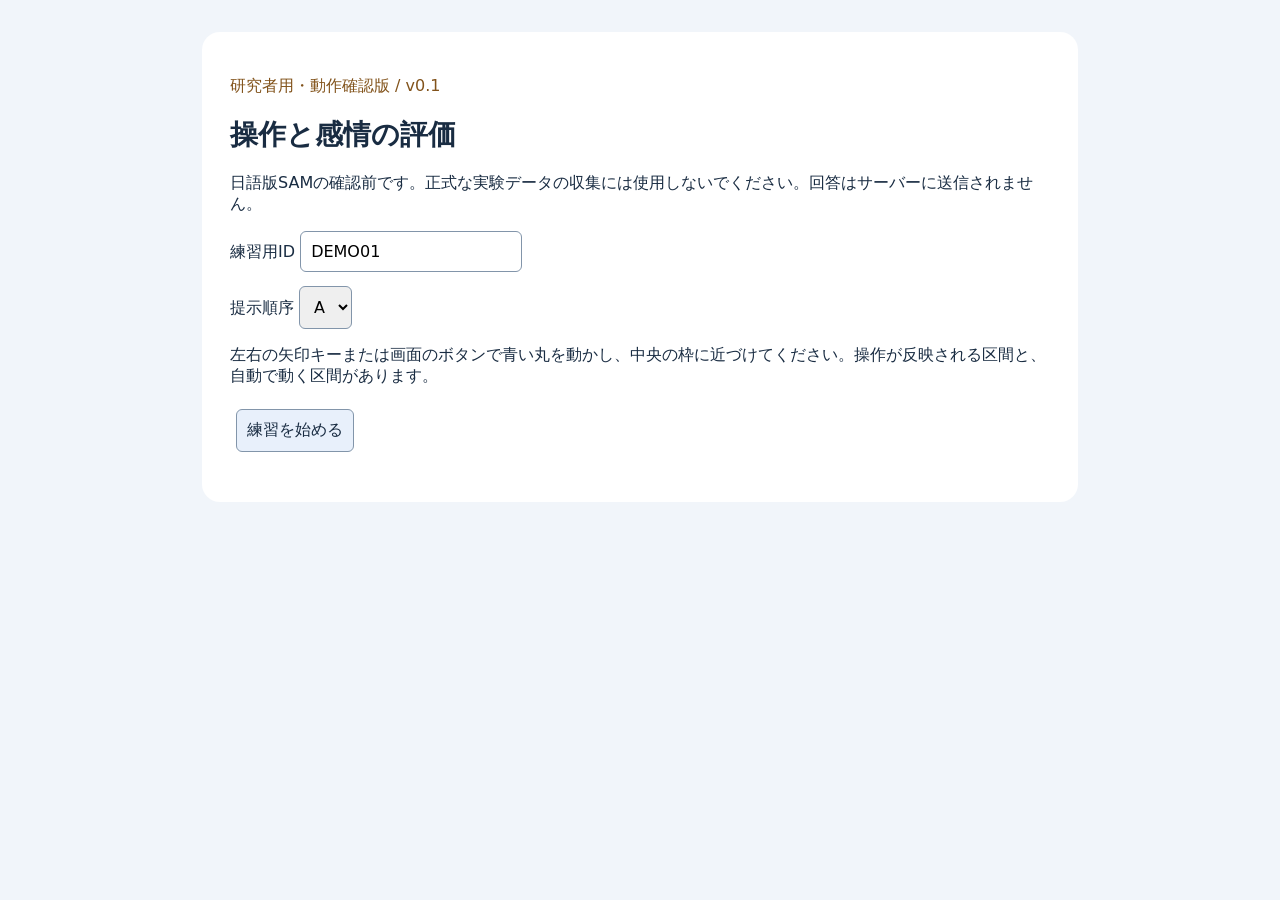
<file: experiment/control-pilot/index.html>
<!doctype html><html lang="ja"><meta charset="utf-8"><meta name="viewport" content="width=device-width, initial-scale=1"><title>操作と感情 — 手順確認</title><link rel="stylesheet" href="style.css"><main><p class="tag">研究者用・動作確認版 / v0.1</p><h1>操作と感情の評価</h1><p>日語版SAMの確認前です。正式な実験データの収集には使用しないでください。回答はサーバーに送信されません。</p><section id="setup"><label>練習用ID <input id="pid" value="DEMO01" pattern="[A-Za-z0-9_-]{1,32}" maxlength="32"></label><label>提示順序 <select id="order"><option value="CRRC">A</option><option value="RCCR">B</option></select></label><p>左右の矢印キーまたは画面のボタンで青い丸を動かし、中央の枠に近づけてください。操作が反映される区間と、自動で動く区間があります。</p><button id="start">練習を始める</button></section><section id="task" hidden><h2 id="heading"></h2><p id="remaining" aria-live="off"></p><div id="track"><div id="target"></div><div id="dot"></div></div><div class="controls"><button id="left" aria-label="左へ">← 左</button><button id="right" aria-label="右へ">右 →</button></div><button id="stop">中止する</button></section><section id="rating" hidden><h2>直前の区間について</h2><form id="form"></form></section><section id="done" hidden><h2>手順確認が終わりました</h2><p id="summary"></p></section><button id="download" hidden>記録をJSONで保存</button><p id="notice" role="status"></p></main><script src="app.js"></script></html>
</file>
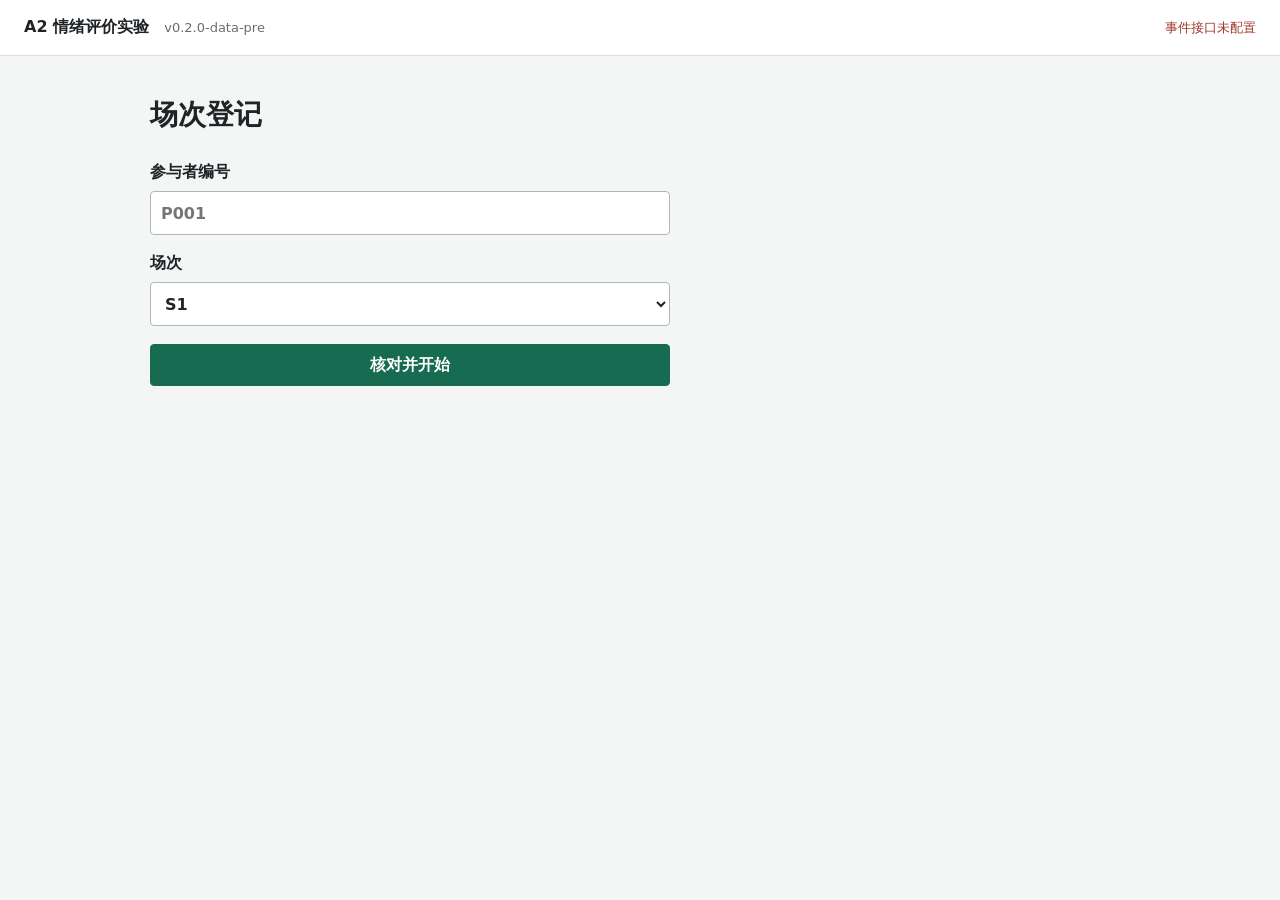
<file: experiment/web/index.html>
<!doctype html>
<html lang="zh-CN">
<head>
  <meta charset="utf-8">
  <meta name="viewport" content="width=device-width, initial-scale=1">
  <title>A2 情绪评价实验</title>
  <link rel="icon" href="data:,">
  <link rel="stylesheet" href="styles.css">
</head>
<body>
  <header class="topbar">
    <div>
      <strong>A2 情绪评价实验</strong>
      <span id="version" class="version"></span>
    </div>
    <div class="status-line">
      <span id="modeBadge" class="badge hidden">测试模式</span>
      <span id="markerStatus" class="marker-status">事件接口未配置</span>
    </div>
  </header>

  <main id="app" class="app-shell" aria-live="polite">
    <section id="setupView" class="setup-view">
      <h1>场次登记</h1>
      <form id="setupForm" class="setup-form">
        <label>参与者编号
          <input id="participantId" name="participant_id" required pattern="P[0-9]{3}" placeholder="P001" autocomplete="off">
        </label>
        <label>场次
          <select id="sessionId" name="session_id" required>
            <option value="S1">S1</option>
            <option value="S2">S2</option>
          </select>
        </label>
        <button class="primary" type="submit">核对并开始</button>
      </form>
      <p id="setupError" class="error" role="alert"></p>
    </section>

    <section id="taskView" class="task-view hidden"></section>
  </main>

  <template id="scaleTemplate">
    <fieldset class="scale-field">
      <legend></legend>
      <div class="scale-labels"><span class="min-label"></span><span class="max-label"></span></div>
      <div class="scale-options"></div>
    </fieldset>
  </template>

  <script src="app.js"></script>
</body>
</html>
</file>
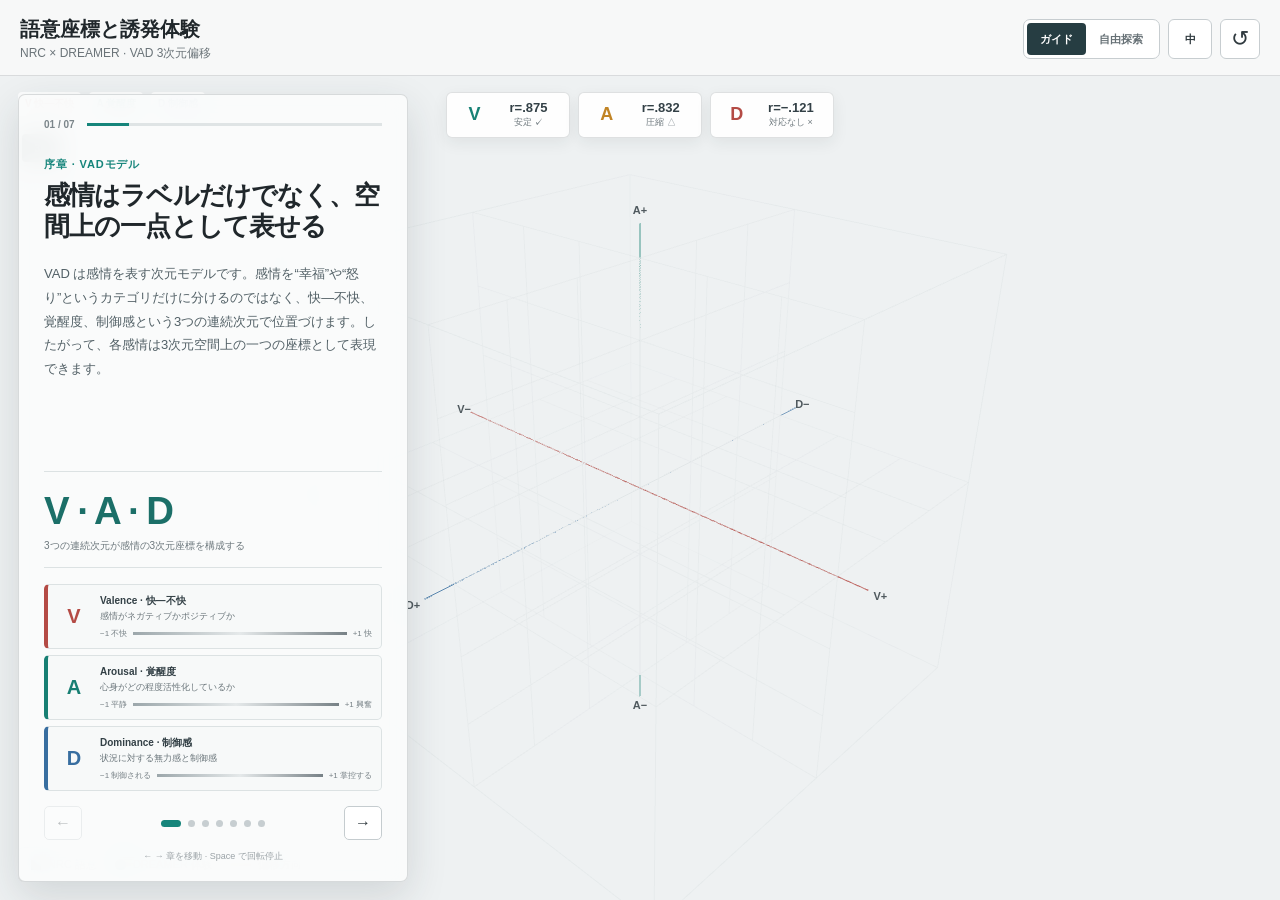
<file: visualization/dreamer-vad-3d/index.html>
<!doctype html>
<html lang="ja">
<head>
  <meta charset="UTF-8">
  <meta name="viewport" content="width=device-width, initial-scale=1.0">
  <title>DREAMER × NRC VAD 3次元対照</title>
  <link rel="icon" href="data:,">
  <link rel="stylesheet" href="./styles.css?v=guided-ja-20260822-4">
  <script type="importmap">
    {
      "imports": {
        "three": "./vendor/three.module.js",
        "three/addons/": "./vendor/"
      }
    }
  </script>
</head>
<body>
  <main id="app">
    <header class="topbar">
      <div>
        <h1>語意座標と誘発体験</h1>
        <p>NRC × DREAMER · VAD 3次元偏移</p>
      </div>
      <div class="top-actions">
        <div class="mode-switch" role="group" aria-label="演示模式">
          <button id="tour-mode" class="mode-button active" type="button">ガイド</button>
          <button id="explore-mode" class="mode-button" type="button">自由探索</button>
        </div>
        <button id="language-toggle" class="language-button" type="button" aria-label="言語切替">中</button>
        <button id="reset-camera" class="icon-button" type="button" title="重置视角" aria-label="重置视角">↺</button>
        <button id="toggle-panel" class="icon-button panel-toggle" type="button" title="显示或隐藏数据面板" aria-label="显示或隐藏数据面板">☰</button>
      </div>
    </header>

    <section id="scene-wrap" aria-label="VAD 三维坐标场景">
      <canvas id="scene"></canvas>
      <div id="labels" aria-hidden="true"></div>
      <div id="tooltip" role="status"></div>
      <div class="scene-legend">
        <span><i class="legend-cube"></i>NRC 語意</span>
        <span><i class="legend-sphere"></i>DREAMER 体験</span>
        <span><i class="legend-line"></i>偏移方向</span>
      </div>
      <div class="axis-key" aria-hidden="true">
        <span class="axis-v">V 快—不快</span>
        <span class="axis-a">A 覚醒度</span>
        <span class="axis-d">D 制御感</span>
      </div>
      <div id="kpi-strip" class="kpi-strip" aria-label="三个维度的对应结果">
        <button type="button" data-projection="v"><span>V</span><strong>r=.875</strong><em>安定 ✓</em></button>
        <button type="button" data-projection="a"><span>A</span><strong>r=.832</strong><em>圧縮 △</em></button>
        <button type="button" data-projection="d"><span>D</span><strong>r=−.121</strong><em>対応なし ×</em></button>
      </div>
      <div id="projection-controls" class="projection-controls" role="group" aria-label="投影视图">
        <button class="active" type="button" data-projection="3d">3D</button>
        <button type="button" data-projection="v">V</button>
        <button type="button" data-projection="a">A</button>
        <button type="button" data-projection="d">D</button>
      </div>
    </section>

    <section id="tour-panel" class="tour-panel" aria-live="polite">
      <div class="tour-progress"><span id="chapter-count">01 / 07</span><i><b id="chapter-progress"></b></i></div>
      <p id="chapter-kicker" class="chapter-kicker">序章 · VADモデル</p>
      <h2 id="chapter-title">感情は空間上の一点として表せる</h2>
      <p id="chapter-body" class="chapter-body"></p>
      <div id="chapter-stat" class="chapter-stat"><strong>V · A · D</strong><span>3つの連続次元で感情を表現</span></div>
      <div id="chapter-extra" class="chapter-extra"></div>
      <div class="tour-nav">
        <button id="chapter-prev" type="button" aria-label="上一章">←</button>
        <div id="chapter-dots" class="chapter-dots" aria-label="章节导航"></div>
        <button id="chapter-next" type="button" aria-label="下一章">→</button>
      </div>
      <p class="tour-hint">← → 章を移動 · Space で回転停止</p>
    </section>

    <aside id="panel" class="data-panel">
      <div class="panel-section selector-section">
        <label for="emotion-select">感情を選択</label>
        <select id="emotion-select"></select>
      </div>

      <div class="panel-section mode-controls" aria-label="显示设置">
        <label><input id="show-nrc" type="checkbox" checked><span class="swatch swatch-nrc"></span>NRC</label>
        <label><input id="show-dreamer" type="checkbox" checked><span class="swatch swatch-dreamer"></span>DREAMER</label>
        <label><input id="show-vectors" type="checkbox" checked>偏移箭头</label>
        <label><input id="show-labels" type="checkbox" checked>情绪标签</label>
        <label><input id="auto-rotate" type="checkbox">自动旋转</label>
      </div>

      <div class="panel-section residual-section">
        <div class="residual-head"><h3>校正後残差ランキング</h3><span>長い = より特異</span></div>
        <div id="residual-chart" class="residual-chart"></div>
      </div>

      <div class="panel-section emotion-heading">
        <div>
          <span id="emotion-rank" class="rank">01</span>
          <h2 id="emotion-name">幸福</h2>
          <p id="emotion-en">happiness</p>
        </div>
        <span id="distance-badge" class="distance-badge">0.49</span>
      </div>

      <div class="panel-section coordinate-table">
        <div class="table-head"><span>来源</span><span>V</span><span>A</span><span>D</span></div>
        <div><span><i class="legend-cube"></i>NRC</span><strong id="nrc-v">0.920</strong><strong id="nrc-a">0.464</strong><strong id="nrc-d">0.700</strong></div>
        <div><span><i class="legend-sphere"></i>体验</span><strong id="dreamer-v">0.728</strong><strong id="dreamer-a">0.217</strong><strong id="dreamer-d">0.326</strong></div>
      </div>

      <div class="panel-section delta-section">
        <h3>体验 − 词义</h3>
        <div class="delta-row"><span>ΔV</span><div><i id="bar-v"></i></div><strong id="delta-v">−0.192</strong></div>
        <div class="delta-row"><span>ΔA</span><div><i id="bar-a"></i></div><strong id="delta-a">−0.247</strong></div>
        <div class="delta-row"><span>ΔD</span><div><i id="bar-d"></i></div><strong id="delta-d">−0.374</strong></div>
      </div>

      <div class="panel-section metrics">
        <div><span>原始三维距离</span><strong id="raw-distance">0.487</strong></div>
        <div><span>尺度校准残差</span><strong id="calibrated-distance">0.492</strong></div>
      </div>

      <div class="panel-note">
        拖动旋转 · 滚轮缩放 · 点击点或箭头聚焦<br>
        D 按 DREAMER 文件报告方向显示。
      </div>
    </aside>
  </main>
  <script type="module" src="./app.js?v=guided-ja-20260822-4"></script>
</body>
</html>
</file>
<file: experiment/control-pilot/style.css>
:root{font-family:system-ui,sans-serif;color:#192c42;background:#f1f5fa}main{max-width:820px;margin:32px auto;padding:28px;background:white;border-radius:18px}h1{font-size:28px}.tag{color:#82531b}label{display:block;margin:14px 0}input,select,button{font:inherit;padding:10px;border:1px solid #8295aa;border-radius:6px}button{cursor:pointer;background:#e8f0fb;color:#192c42;margin:6px}button:focus-visible,input:focus-visible{outline:3px solid #bd6500}#track{height:150px;position:relative;background:#e8eef4;border-radius:8px;margin:30px 0}#target{position:absolute;left:40%;width:20%;height:100%;box-sizing:border-box;border:3px dashed #536779}#dot{position:absolute;top:60px;width:28px;height:28px;border-radius:50%;background:#1463c2;transform:translateX(-50%)}.controls{display:flex;justify-content:space-between}.controls button{min-width:110px;touch-action:none}fieldset{margin:18px 0;border:1px solid #becada;padding:16px}fieldset label{display:inline-flex;gap:3px;margin:5px}legend{line-height:1.6}.anchors{font-size:14px;color:#52647a}[hidden]{display:none!important}@media(max-width:600px){main{margin:8px;padding:16px}}
</file>
<file: experiment/web/styles.css>
:root {
  color-scheme: light;
  font-family: "Noto Sans SC", "Microsoft YaHei", system-ui, sans-serif;
  color: #202427;
  background: #f4f6f5;
  letter-spacing: 0;
}

* { box-sizing: border-box; }

body { margin: 0; min-height: 100vh; }

.topbar {
  min-height: 56px;
  padding: 0 24px;
  display: flex;
  align-items: center;
  justify-content: space-between;
  border-bottom: 1px solid #d9dfdc;
  background: #ffffff;
}

.version { margin-left: 10px; color: #66706b; font-size: 13px; }
.status-line { display: flex; align-items: center; gap: 12px; }
.badge { padding: 3px 7px; border-radius: 4px; background: #fff1c2; color: #6d5100; font-size: 12px; }
.marker-status { color: #a1372c; font-size: 13px; }
.marker-status.ready { color: #166b4c; }

.app-shell { width: min(100% - 32px, 980px); margin: 0 auto; padding: 40px 0 64px; }
.setup-view { max-width: 520px; }
h1 { margin: 0 0 28px; font-size: 28px; font-weight: 650; }
h2 { margin: 0 0 18px; font-size: 22px; }
p { line-height: 1.65; }

.setup-form { display: grid; gap: 18px; }
label { display: grid; gap: 8px; font-weight: 600; }
input, select {
  width: 100%; min-height: 44px; padding: 8px 10px;
  border: 1px solid #aeb8b3; border-radius: 4px; background: #fff; color: #202427; font: inherit;
}

button {
  min-height: 42px; padding: 9px 16px; border: 1px solid #9aa7a1; border-radius: 4px;
  background: #fff; color: #202427; font: inherit; font-weight: 650; cursor: pointer;
}
button:hover { background: #edf1ef; }
button:focus-visible, input:focus-visible, select:focus-visible { outline: 3px solid #8bc8b3; outline-offset: 2px; }
button.primary { border-color: #176b50; background: #176b50; color: #fff; }
button.primary:hover { background: #11543e; }
button.danger { border-color: #b33a30; color: #9d2e25; }

.task-view { min-height: 560px; }
.task-header { display: flex; justify-content: space-between; gap: 20px; color: #66706b; font-size: 14px; margin-bottom: 28px; }
.instruction { max-width: 760px; font-size: 18px; line-height: 1.8; }
.concept { margin: 34px 0; font-size: 42px; font-weight: 650; text-align: center; }
.rating-form { display: grid; gap: 28px; }
.scale-field { margin: 0; padding: 18px 0 6px; border: 0; border-top: 1px solid #d9dfdc; }
.scale-field legend { padding: 0; font-weight: 650; line-height: 1.55; }
.scale-labels { display: flex; justify-content: space-between; gap: 20px; margin: 12px 0 8px; color: #5b6661; font-size: 13px; }
.scale-options { display: grid; grid-template-columns: repeat(9, minmax(38px, 1fr)); gap: 6px; }
.scale-option { position: relative; display: block; min-width: 0; gap: 0; }
.scale-option input { position: absolute; opacity: 0; pointer-events: none; }
.scale-option span {
  height: 44px; display: grid; place-items: center; border: 1px solid #aeb8b3; border-radius: 4px;
  background: #fff; font-weight: 600;
}
.scale-option input:checked + span { border-color: #176b50; background: #dceee7; color: #0d4f3a; }
.scale-option input:focus-visible + span { outline: 3px solid #8bc8b3; outline-offset: 1px; }
.actions { display: flex; justify-content: flex-end; gap: 10px; margin-top: 28px; }
.timer { margin: 92px auto 0; text-align: center; }
.timer-value { font-variant-numeric: tabular-nums; font-size: 64px; font-weight: 650; }
.video-wrap { background: #111; width: 100%; aspect-ratio: 16 / 9; display: grid; place-items: center; }
video { max-width: 100%; max-height: 100%; }
.error { min-height: 24px; color: #a1372c; }
.technical { margin-top: 18px; padding: 14px; border-left: 4px solid #c68a1c; background: #fff8e8; }
.completion { max-width: 760px; }
.download-grid { display: flex; flex-wrap: wrap; gap: 10px; margin-top: 24px; }
.hidden { display: none !important; }

@media (max-width: 640px) {
  .topbar { padding: 10px 16px; align-items: flex-start; gap: 8px; }
  .status-line { align-items: flex-end; flex-direction: column; gap: 4px; }
  .app-shell { width: min(100% - 24px, 980px); padding-top: 28px; }
  .concept { font-size: 34px; }
  .scale-options { grid-template-columns: repeat(9, minmax(28px, 1fr)); gap: 3px; }
  .scale-option span { height: 40px; font-size: 13px; }
  .task-header { flex-direction: column; gap: 4px; }
}
</file>
<file: visualization/dreamer-vad-3d/styles.css>
@font-face {
  font-family: "Noto Sans SC";
  src: local("Noto Sans CJK JP"), local("Noto Sans JP"), local("Noto Sans SC");
  font-display: swap;
}

:root {
  color-scheme: light;
  font-family: "Noto Sans CJK JP", "Noto Sans JP", "Hiragino Sans", "Yu Gothic", "Noto Sans SC", "Microsoft YaHei", sans-serif;
  color: #20272b;
  background: #eef1f2;
  letter-spacing: 0;
}

* { box-sizing: border-box; }
html, body, #app { width: 100%; height: 100%; margin: 0; overflow: hidden; }
button, select, input { font: inherit; }

.topbar {
  position: fixed;
  z-index: 20;
  top: 0;
  left: 0;
  right: 0;
  height: 76px;
  padding: 15px 20px 12px;
  display: flex;
  align-items: center;
  justify-content: space-between;
  background: rgba(248, 249, 249, 0.92);
  border-bottom: 1px solid rgba(61, 72, 79, 0.16);
  backdrop-filter: blur(10px);
}

.topbar h1 { margin: 0; font-size: 20px; line-height: 1.25; font-weight: 700; }
.topbar p { margin: 3px 0 0; color: #6a7378; font-size: 12px; }
.top-actions { display: flex; gap: 8px; align-items: center; }
.mode-switch { display: flex; padding: 3px; border: 1px solid #c7cdd0; border-radius: 7px; background: #fff; }
.mode-button {
  min-height: 32px; padding: 0 13px; border: 0; border-radius: 4px; color: #677176;
  background: transparent; font-size: 11px; font-weight: 700; cursor: pointer;
}
.mode-button.active { color: #fff; background: #263d42; }
.language-button {
  height: 40px; min-width: 44px; border: 1px solid #c7cdd0; border-radius: 6px;
  color: #303a3f; background: #fff; font-size: 11px; font-weight: 800; cursor: pointer;
}
.icon-button {
  width: 40px;
  height: 40px;
  border: 1px solid #c7cdd0;
  border-radius: 6px;
  color: #303a3f;
  background: #fff;
  font-size: 22px;
  line-height: 1;
  cursor: pointer;
}
.icon-button:hover { background: #f0f3f3; border-color: #8f999e; }
.panel-toggle { display: none; font-size: 19px; }

#scene-wrap { position: fixed; inset: 76px 0 0; }
#scene { display: block; width: 100%; height: 100%; touch-action: none; }
#labels { position: absolute; inset: 0; pointer-events: none; overflow: hidden; }
.point-label, .axis-label {
  position: absolute;
  transform: translate(-50%, -50%);
  white-space: nowrap;
  pointer-events: none;
}
.point-label {
  padding: 3px 6px;
  border-radius: 4px;
  color: #273136;
  background: rgba(255, 255, 255, 0.88);
  border: 1px solid rgba(58, 69, 75, 0.14);
  font-size: 11px;
  box-shadow: 0 2px 8px rgba(31, 40, 45, 0.08);
}
.point-label.muted { opacity: 0.16; }
.point-label.hidden { display: none; }
.axis-label { font-size: 11px; font-weight: 700; color: #4f595e; }

#tooltip {
  position: absolute;
  display: none;
  z-index: 15;
  min-width: 170px;
  padding: 9px 11px;
  color: #f7f9f9;
  background: rgba(28, 35, 39, 0.94);
  border-radius: 5px;
  font-size: 11px;
  line-height: 1.55;
  pointer-events: none;
}
#tooltip strong { display: block; font-size: 12px; color: #fff; }

.scene-legend {
  position: absolute;
  left: 18px;
  bottom: 18px;
  display: flex;
  gap: 18px;
  align-items: center;
  padding: 9px 12px;
  color: #525c61;
  background: rgba(255,255,255,0.88);
  border: 1px solid rgba(58, 69, 75, 0.14);
  border-radius: 6px;
  font-size: 11px;
  backdrop-filter: blur(8px);
}
.scene-legend span, .coordinate-table span { display: flex; align-items: center; gap: 7px; }
.legend-cube, .legend-sphere, .legend-line { display: inline-block; flex: 0 0 auto; }
.legend-cube { width: 10px; height: 10px; background: #626a73; }
.legend-sphere { width: 11px; height: 11px; border-radius: 50%; background: #16857b; }
.legend-line { width: 20px; height: 3px; background: #d09a31; }

.axis-key {
  position: absolute;
  left: 18px;
  top: 16px;
  display: flex;
  gap: 8px;
  font-size: 10px;
  font-weight: 700;
}
.axis-key span { padding: 5px 7px; border-radius: 4px; background: rgba(255,255,255,0.82); }
.axis-v { color: #b44b45; }
.axis-a { color: #177f73; }
.axis-d { color: #386ea0; }

.kpi-strip {
  position: absolute; z-index: 9; top: 16px; left: 50%; transform: translateX(-50%);
  display: flex; gap: 8px;
}
.kpi-strip button {
  display: grid; grid-template-columns: auto auto; gap: 0 8px; min-width: 124px; padding: 8px 11px;
  border: 1px solid rgba(58,69,75,.16); border-radius: 6px; color: #334046;
  background: rgba(255,255,255,.9); box-shadow: 0 5px 16px rgba(31,40,45,.07); cursor: pointer;
}
.kpi-strip button span { grid-row: 1 / 3; align-self: center; font-size: 18px; font-weight: 800; }
.kpi-strip button strong { font-size: 13px; line-height: 1.15; font-variant-numeric: tabular-nums; }
.kpi-strip button em { color: #6f797e; font-size: 9px; font-style: normal; }
.kpi-strip button:nth-child(1) span { color: #188276; }
.kpi-strip button:nth-child(2) span { color: #c18425; }
.kpi-strip button:nth-child(3) span { color: #b44b45; }
.kpi-strip button.active { outline: 2px solid #263d42; outline-offset: 1px; }

.projection-controls {
  position: absolute; z-index: 9; left: 18px; top: 54px; display: flex; padding: 3px;
  border: 1px solid rgba(58,69,75,.14); border-radius: 6px; background: rgba(255,255,255,.88);
}
.projection-controls button {
  width: 38px; height: 28px; border: 0; border-radius: 4px; color: #667176;
  background: transparent; font-size: 10px; font-weight: 800; cursor: pointer;
}
.projection-controls button.active { color: #fff; background: #263d42; }

.tour-panel {
  position: fixed; z-index: 17; top: 94px; left: 18px; bottom: 18px; width: min(390px, calc(100vw - 760px));
  min-width: 330px; display: flex; flex-direction: column; padding: 24px 25px 18px;
  background: rgba(250,251,251,.95); border: 1px solid rgba(61,72,79,.18); border-radius: 7px;
  box-shadow: 0 14px 40px rgba(38,48,54,.14); backdrop-filter: blur(12px);
  transition: opacity 180ms ease, transform 180ms ease;
  overflow-y: auto;
}
.tour-panel.closed { opacity: 0; transform: translateX(-20px); pointer-events: none; }
.tour-progress { display: flex; align-items: center; gap: 12px; color: #7b858a; font-size: 10px; font-weight: 800; }
.tour-progress i { flex: 1; height: 3px; overflow: hidden; background: #dfe4e5; }
.tour-progress b { display: block; width: 14.28%; height: 100%; background: #16857b; transition: width 300ms ease; }
.chapter-kicker { margin: 27px 0 8px; color: #16857b; font-size: 11px; font-weight: 800; letter-spacing: .08em; }
.tour-panel h2 { margin: 0; max-width: 340px; font-size: clamp(24px, 2vw, 32px); line-height: 1.22; letter-spacing: -.035em; }
.chapter-body { margin: 20px 0 0; color: #526066; font-size: 13px; line-height: 1.82; }
.chapter-stat { margin: auto 0 16px; padding: 18px 0 14px; border-top: 1px solid #dce2e3; border-bottom: 1px solid #dce2e3; }
.chapter-stat strong { display: block; color: #1b6f68; font-size: clamp(30px, 3vw, 46px); line-height: 1.1; letter-spacing: -.04em; font-variant-numeric: tabular-nums; }
.chapter-stat span { display: block; margin-top: 6px; color: #6d787d; font-size: 10px; line-height: 1.5; }
.chapter-extra { color: #526066; font-size: 10px; line-height: 1.55; }
.vad-intro { display: grid; gap: 6px; }
.vad-card {
  display: grid; grid-template-columns: 34px 1fr; gap: 9px; align-items: center;
  padding: 8px 9px; border: 1px solid #dce2e3; border-left-width: 4px; border-radius: 5px; background: #f7f9f9;
}
.vad-card > b { font-size: 20px; text-align: center; }
.vad-card strong { display: block; color: #334046; font-size: 10px; }
.vad-card p { margin: 2px 0 5px; color: #6b767b; font-size: 9px; line-height: 1.35; }
.vad-card small { display: grid; grid-template-columns: auto 1fr auto; gap: 6px; align-items: center; color: #778186; font-size: 8px; }
.vad-card small i { height: 3px; background: linear-gradient(90deg, #9ca7ab, #e5e9ea 50%, currentColor); }
.vad-v { color: #b44b45; border-left-color: #b44b45; }
.vad-a { color: #177f73; border-left-color: #177f73; }
.vad-d { color: #386ea0; border-left-color: #386ea0; }
.dimension-summary { display: grid; gap: 5px; }
.dimension-summary button { display: grid; grid-template-columns: 20px 70px 1fr; gap: 7px; align-items: center; padding: 7px 8px; border: 0; border-radius: 4px; text-align: left; background: #eef2f2; cursor: pointer; }
.dimension-summary button strong { font-size: 11px; }
.dimension-summary button span { font-size: 9px; }
.tour-nav { display: grid; grid-template-columns: 38px 1fr 38px; gap: 10px; align-items: center; margin-top: 15px; }
.tour-nav > button { width: 38px; height: 34px; border: 1px solid #c5cccf; border-radius: 5px; color: #303a3f; background: #fff; cursor: pointer; }
.tour-nav > button:disabled { opacity: .3; cursor: default; }
.chapter-dots { display: flex; justify-content: center; gap: 7px; }
.chapter-dots button { width: 7px; height: 7px; padding: 0; border: 0; border-radius: 50%; background: #c7ced1; cursor: pointer; }
.chapter-dots button.active { width: 20px; border-radius: 4px; background: #16857b; }
.tour-hint { margin: 10px 0 0; text-align: center; color: #9aa2a6; font-size: 9px; }

.data-panel {
  position: fixed;
  z-index: 18;
  top: 94px;
  right: 18px;
  bottom: 18px;
  width: 342px;
  overflow-y: auto;
  background: rgba(250, 251, 251, 0.94);
  border: 1px solid rgba(61, 72, 79, 0.18);
  border-radius: 7px;
  box-shadow: 0 14px 40px rgba(38, 48, 54, 0.14);
  backdrop-filter: blur(12px);
  transition: opacity 180ms ease, transform 180ms ease;
}
.data-panel.closed { opacity: 0; transform: translateX(20px); pointer-events: none; }
.panel-section { padding: 15px 17px; border-bottom: 1px solid #e1e5e6; }
.selector-section label { display: block; margin-bottom: 7px; color: #667176; font-size: 11px; font-weight: 700; }
.selector-section select {
  width: 100%;
  height: 38px;
  padding: 0 10px;
  border: 1px solid #bdc5c9;
  border-radius: 5px;
  color: #273136;
  background: #fff;
}
.mode-controls { display: grid; grid-template-columns: 1fr 1fr; gap: 10px 12px; }
.mode-controls label { display: flex; align-items: center; gap: 7px; color: #4d585d; font-size: 11px; cursor: pointer; }
.mode-controls input { width: 15px; height: 15px; accent-color: #16857b; }
.swatch { width: 9px; height: 9px; display: inline-block; }
.swatch-nrc { background: #626a73; }
.swatch-dreamer { border-radius: 50%; background: #16857b; }

.emotion-heading { display: flex; align-items: center; justify-content: space-between; }
.emotion-heading > div { display: grid; grid-template-columns: 34px auto; grid-template-rows: auto auto; align-items: end; }
.rank { grid-row: 1 / 3; color: #a3aaae; font-size: 20px; font-weight: 700; }
.emotion-heading h2 { margin: 0; font-size: 21px; line-height: 1.2; }
.emotion-heading p { margin: 2px 0 0; color: #788186; font-size: 11px; }
.distance-badge { font-size: 24px; font-variant-numeric: tabular-nums; color: #28776d; font-weight: 700; }

.coordinate-table { font-size: 11px; }
.coordinate-table > div { display: grid; grid-template-columns: 1.4fr repeat(3, 0.7fr); gap: 8px; padding: 7px 0; align-items: center; }
.coordinate-table .table-head { color: #8a9296; border-bottom: 1px solid #e5e8e9; padding-top: 0; }
.coordinate-table strong { text-align: right; font-variant-numeric: tabular-nums; font-weight: 600; }

.delta-section h3 { margin: 0 0 12px; font-size: 12px; }
.delta-row { display: grid; grid-template-columns: 28px 1fr 52px; gap: 9px; align-items: center; margin: 9px 0; font-size: 11px; }
.delta-row > div { position: relative; height: 7px; overflow: hidden; background: #e3e7e8; }
.delta-row i { position: absolute; top: 0; bottom: 0; left: 50%; width: 0; background: #16857b; }
.delta-row strong { text-align: right; font-variant-numeric: tabular-nums; }

.metrics { display: grid; grid-template-columns: 1fr 1fr; gap: 16px; }
.metrics div { min-width: 0; }
.metrics span { display: block; color: #778085; font-size: 10px; }
.metrics strong { display: block; margin-top: 4px; font-size: 19px; font-variant-numeric: tabular-nums; }
.panel-note { padding: 13px 17px 16px; color: #7d868a; font-size: 10px; line-height: 1.65; }
.residual-head { display: flex; justify-content: space-between; align-items: baseline; margin-bottom: 10px; }
.residual-head h3 { margin: 0; font-size: 12px; }
.residual-head span { color: #90989c; font-size: 9px; }
.residual-chart { display: grid; gap: 5px; }
.residual-row { display: grid; grid-template-columns: 62px 1fr 34px; gap: 7px; align-items: center; color: #647075; font-size: 9px; }
.residual-row > div { height: 5px; overflow: hidden; background: #e3e7e8; }
.residual-row i { display: block; height: 100%; background: #8a9ca1; }
.residual-row strong { text-align: right; color: #4b565b; font-size: 9px; font-variant-numeric: tabular-nums; }
.residual-row.active { color: #1d726b; font-weight: 800; }
.residual-row.active i { background: #16857b; }

@media (max-width: 760px) {
  .topbar { height: 66px; padding: 11px 12px 9px; }
  .topbar h1 { font-size: 16px; }
  .topbar p { font-size: 10px; }
  .panel-toggle { display: block; }
  .mode-switch { position: fixed; left: 50%; bottom: 10px; z-index: 30; transform: translateX(-50%); box-shadow: 0 6px 24px rgba(31,40,45,.18); }
  .language-button { height: 38px; }
  #scene-wrap { inset: 66px 0 0; }
  .axis-key { left: 10px; top: 10px; }
  .scene-legend { left: 10px; bottom: 10px; gap: 10px; padding: 7px 9px; }
  .scene-legend span { font-size: 9px; }
  .data-panel {
    top: auto;
    left: 8px;
    right: 8px;
    bottom: 8px;
    width: auto;
    max-height: 48vh;
    border-radius: 7px;
    transition: transform 180ms ease;
  }
  .data-panel.closed { opacity: 1; transform: translateY(calc(100% + 12px)); }
  .mode-controls, .coordinate-table, .delta-section, .panel-note { display: none; }
  .selector-section, .emotion-heading, .metrics { padding: 11px 13px; }
  .selector-section { width: 48%; float: left; border-bottom: 0; }
  .emotion-heading { width: 52%; min-height: 72px; }
  .metrics { clear: both; }
  .point-label { font-size: 9px; }
  .tour-panel { top: auto; left: 8px; right: 8px; bottom: 58px; width: auto; min-width: 0; max-height: 56vh; padding: 17px 18px 13px; }
  .tour-panel h2 { font-size: 22px; }
  .chapter-kicker { margin-top: 16px; }
  .chapter-body { margin-top: 10px; font-size: 11px; line-height: 1.6; }
  .chapter-stat { margin-top: 12px; padding: 10px 0; }
  .chapter-stat strong { font-size: 28px; }
  .tour-hint { display: none; }
  .kpi-strip { top: 48px; gap: 4px; }
  .kpi-strip button { min-width: 83px; padding: 5px 6px; grid-template-columns: auto 1fr; gap: 0 4px; }
  .kpi-strip button span { font-size: 14px; }
  .kpi-strip button strong { font-size: 10px; }
  .kpi-strip button em { font-size: 7px; }
  .projection-controls { top: 10px; }
}

@media (min-width: 761px) and (max-width: 1120px) {
  .tour-panel { width: 330px; min-width: 0; }
  .data-panel { width: 310px; }
  .kpi-strip { display: none; }
}
</file>
